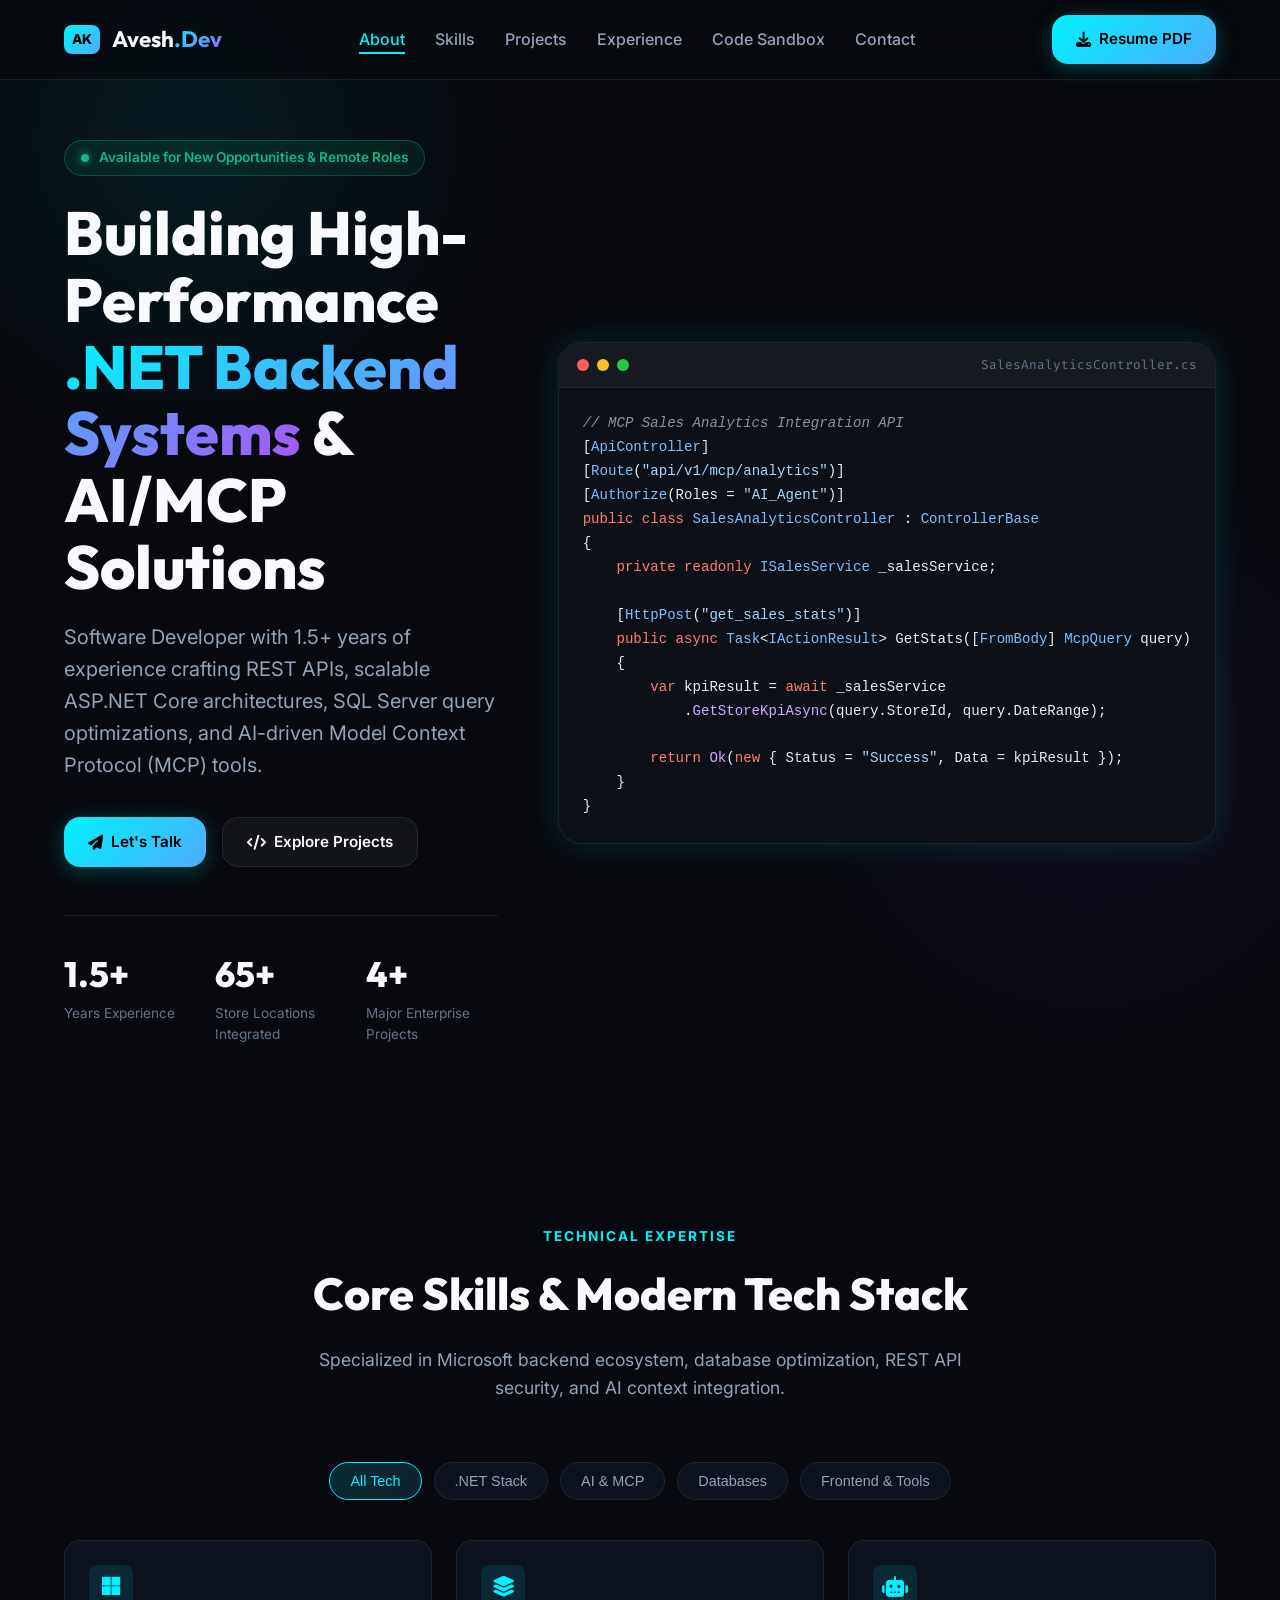
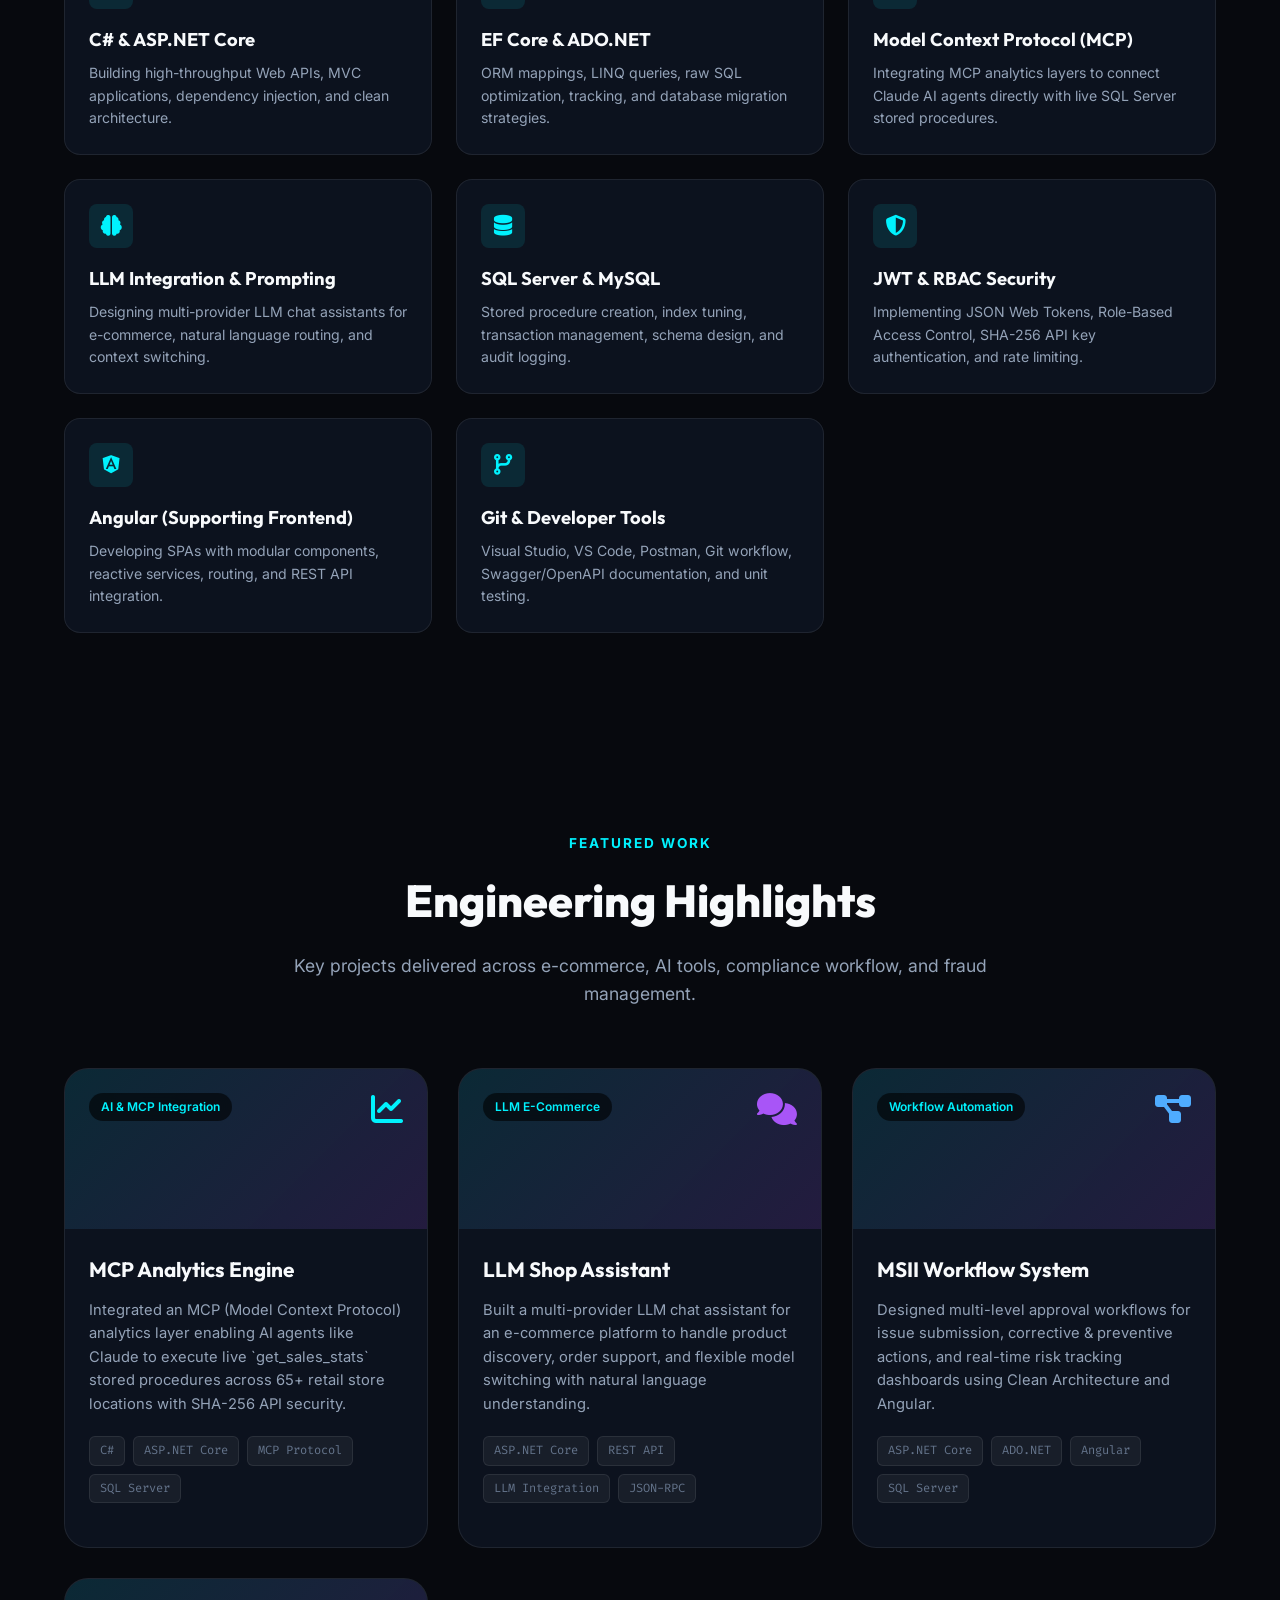
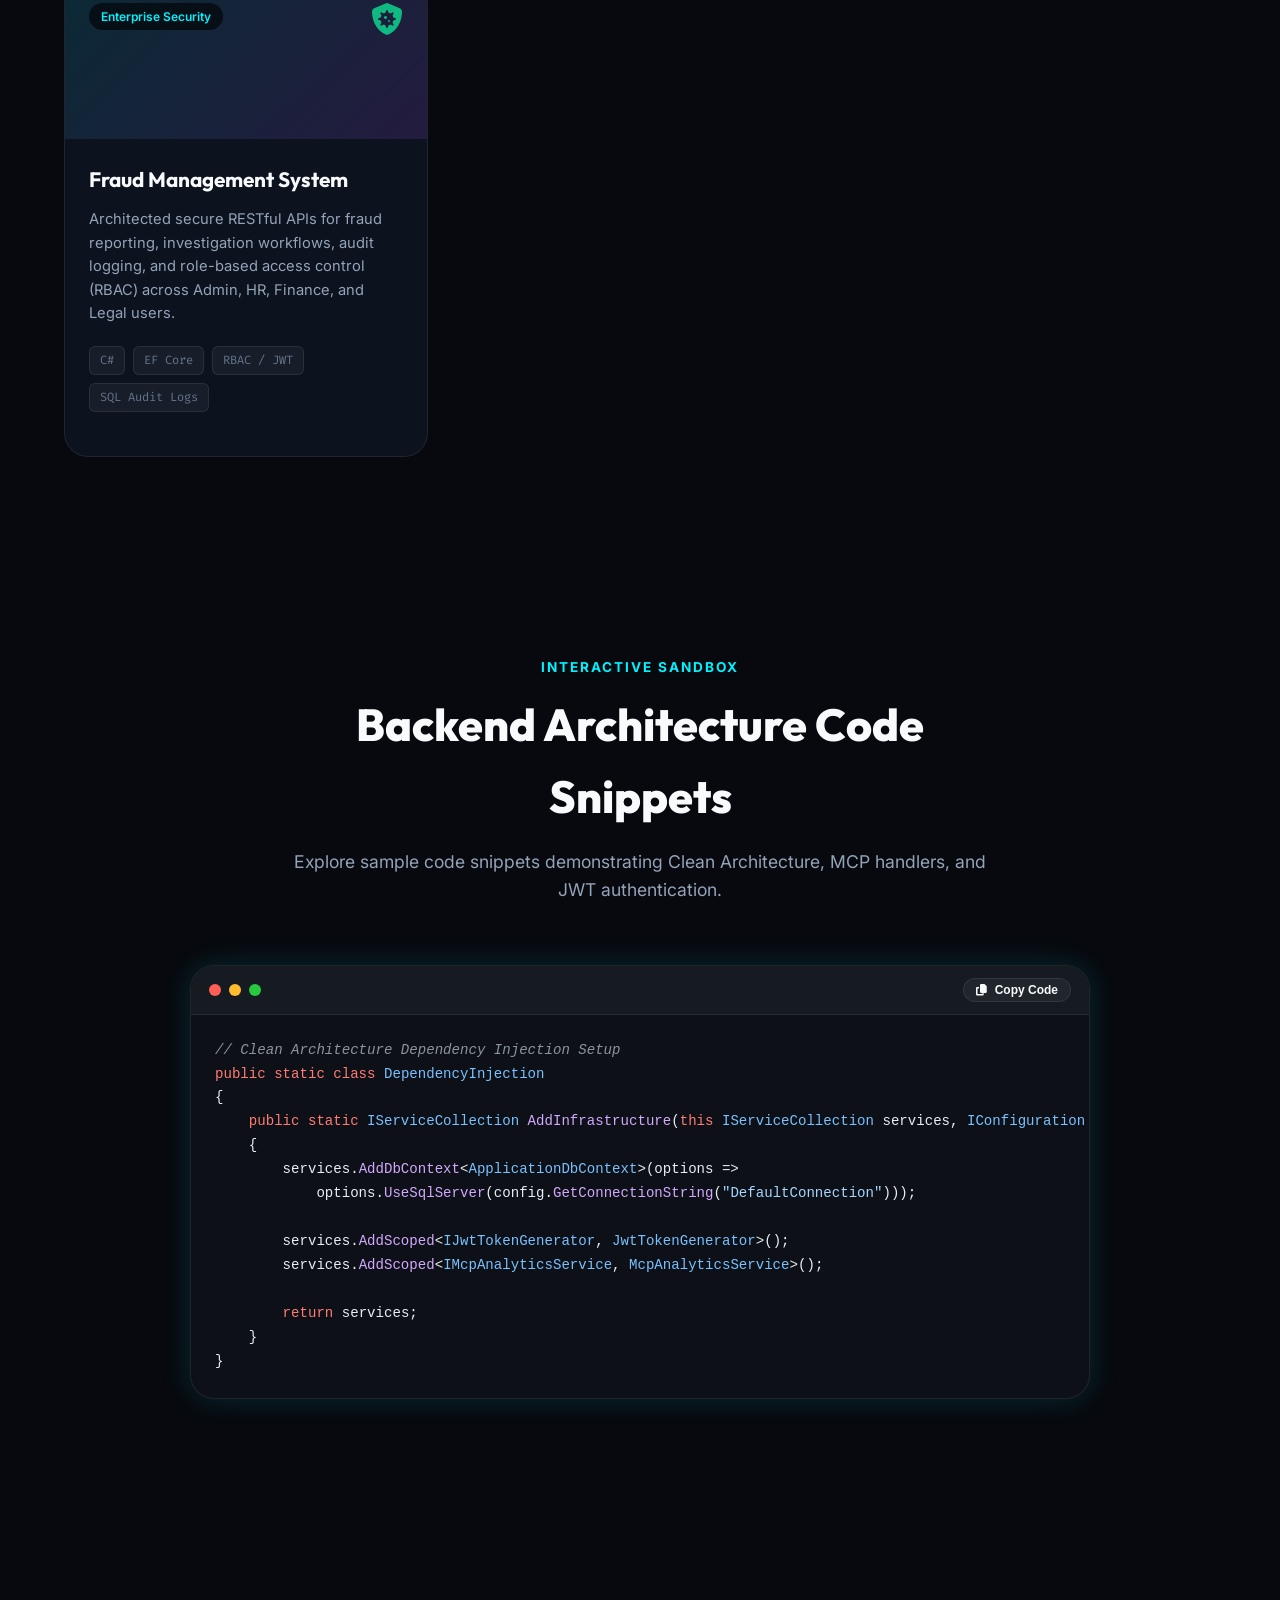
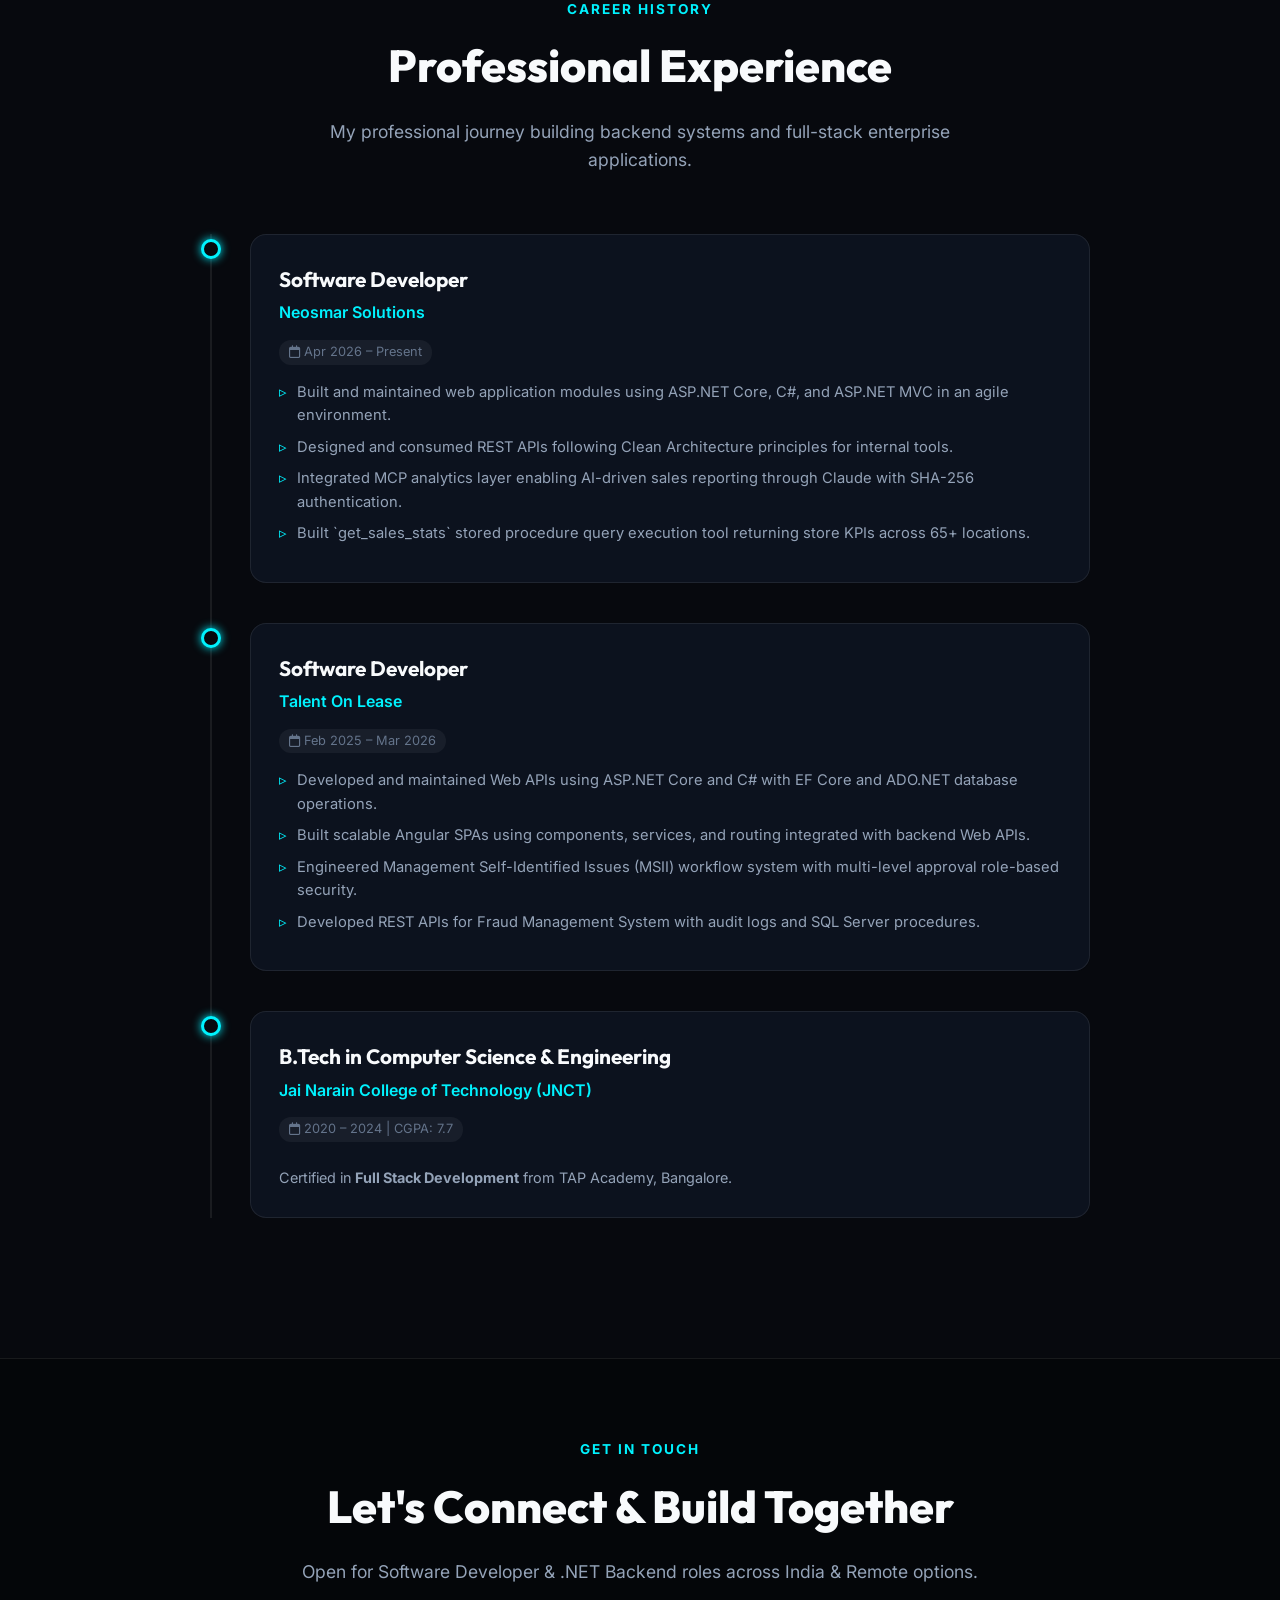
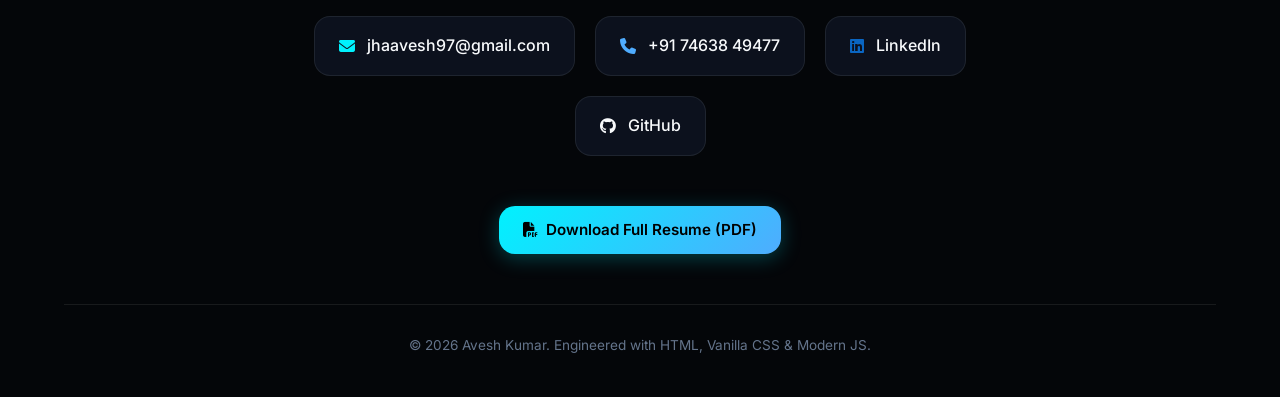
<file: index.html>
<!DOCTYPE html>
<html lang="en">
<head>
  <meta charset="UTF-8">
  <meta name="viewport" content="width=device-width, initial-scale=1.0">
  <meta name="description" content="Avesh Kumar - Software Developer & .NET / AI Context Protocol (MCP) Backend Specialist with 1.5+ years of experience in C#, ASP.NET Core, Entity Framework Core, SQL Server & Angular.">
  <meta name="author" content="Avesh Kumar">
  <title>Avesh Kumar | .NET & AI Backend Specialist</title>
  
  <link rel="stylesheet" href="style.css">
  <link rel="stylesheet" href="https://cdnjs.cloudflare.com/ajax/libs/font-awesome/6.4.0/css/all.min.css">
</head>
<body>

  <!-- Navigation Bar -->
  <nav class="navbar">
    <a href="#" class="nav-brand">
      <span class="brand-badge">AK</span>
      <span class="brand-text">Avesh<span class="gradient-text">.Dev</span></span>
    </a>
    
    <ul class="nav-links">
      <li><a href="#about" class="nav-link active">About</a></li>
      <li><a href="#skills" class="nav-link">Skills</a></li>
      <li><a href="#projects" class="nav-link">Projects</a></li>
      <li><a href="#experience" class="nav-link">Experience</a></li>
      <li><a href="#terminal" class="nav-link">Code Sandbox</a></li>
      <li><a href="#contact" class="nav-link">Contact</a></li>
    </ul>

    <div class="nav-actions">
      <a href="avesh resume.pdf" download class="btn btn-primary btn-resume">
        <i class="fa-solid fa-download"></i> <span class="resume-text">Resume PDF</span>
      </a>
      <button class="mobile-toggle" id="mobileToggle" aria-label="Toggle Navigation Menu">
        <i class="fa-solid fa-bars"></i>
      </button>
    </div>
  </nav>

  <!-- Hero Section -->
  <section class="hero" id="about">
    <div class="hero-content">
      <div class="hero-status">
        <span class="status-dot"></span> Available for New Opportunities & Remote Roles
      </div>
      
      <h1 class="hero-title">
        Building High-Performance <span class="gradient-text">.NET Backend Systems</span> & AI/MCP Solutions
      </h1>
      
      <p class="hero-subtitle">
        Software Developer with 1.5+ years of experience crafting REST APIs, scalable ASP.NET Core architectures, SQL Server query optimizations, and AI-driven Model Context Protocol (MCP) tools.
      </p>
      
      <div class="hero-ctas">
        <a href="#contact" class="btn btn-primary">
          <i class="fa-solid fa-paper-plane"></i> Let's Talk
        </a>
        <a href="#projects" class="btn btn-glass">
          <i class="fa-solid fa-code"></i> Explore Projects
        </a>
      </div>
      
      <div class="hero-stats">
        <div class="stat-card">
          <div class="stat-num" data-target="1.5">1.5+</div>
          <div class="stat-label">Years Experience</div>
        </div>
        <div class="stat-card">
          <div class="stat-num" data-target="65">65+</div>
          <div class="stat-label">Store Locations Integrated</div>
        </div>
        <div class="stat-card">
          <div class="stat-num" data-target="4">4+</div>
          <div class="stat-label">Major Enterprise Projects</div>
        </div>
      </div>
    </div>

    <!-- Live Code Preview Card -->
    <div class="hero-graphic">
      <div class="hero-code-card">
        <div class="code-header">
          <div class="code-dots">
            <span class="code-dot dot-red"></span>
            <span class="code-dot dot-yellow"></span>
            <span class="code-dot dot-green"></span>
          </div>
          <div class="code-title">SalesAnalyticsController.cs</div>
        </div>
        <div class="code-body">
          <pre><code><span class="cm">// MCP Sales Analytics Integration API</span>
[<span class="type">ApiController</span>]
[<span class="type">Route</span>(<span class="str">"api/v1/mcp/analytics"</span>)]
[<span class="type">Authorize</span>(Roles = <span class="str">"AI_Agent"</span>)]
<span class="kw">public class</span> <span class="type">SalesAnalyticsController</span> : <span class="type">ControllerBase</span>
{
    <span class="kw">private readonly</span> <span class="type">ISalesService</span> _salesService;

    [<span class="type">HttpPost</span>(<span class="str">"get_sales_stats"</span>)]
    <span class="kw">public async</span> <span class="type">Task</span>&lt;<span class="type">IActionResult</span>&gt; GetStats([<span class="type">FromBody</span>] <span class="type">McpQuery</span> query)
    {
        <span class="kw">var</span> kpiResult = <span class="kw">await</span> _salesService
            .<span class="func">GetStoreKpiAsync</span>(query.StoreId, query.DateRange);
        
        <span class="kw">return</span> <span class="func">Ok</span>(<span class="kw">new</span> { Status = <span class="str">"Success"</span>, Data = kpiResult });
    }
}</code></pre>
        </div>
      </div>
    </div>
  </section>

  <!-- Technical Skills Section -->
  <section class="section" id="skills">
    <div class="section-header">
      <span class="section-tag">Technical Expertise</span>
      <h2 class="section-title">Core Skills & Modern Tech Stack</h2>
      <p class="section-desc">Specialized in Microsoft backend ecosystem, database optimization, REST API security, and AI context integration.</p>
    </div>

    <div class="skills-tabs">
      <button class="skill-tab active" data-filter="all">All Tech</button>
      <button class="skill-tab" data-filter="dotnet">.NET Stack</button>
      <button class="skill-tab" data-filter="ai">AI & MCP</button>
      <button class="skill-tab" data-filter="database">Databases</button>
      <button class="skill-tab" data-filter="frontend">Frontend & Tools</button>
    </div>

    <div class="skills-grid">
      <div class="skill-card" data-category="dotnet">
        <div class="skill-icon"><i class="fa-brands fa-microsoft"></i></div>
        <h3 class="skill-title">C# & ASP.NET Core</h3>
        <p class="skill-desc">Building high-throughput Web APIs, MVC applications, dependency injection, and clean architecture.</p>
      </div>

      <div class="skill-card" data-category="dotnet">
        <div class="skill-icon"><i class="fa-solid fa-layer-group"></i></div>
        <h3 class="skill-title">EF Core & ADO.NET</h3>
        <p class="skill-desc">ORM mappings, LINQ queries, raw SQL optimization, tracking, and database migration strategies.</p>
      </div>

      <div class="skill-card" data-category="ai">
        <div class="skill-icon"><i class="fa-solid fa-robot"></i></div>
        <h3 class="skill-title">Model Context Protocol (MCP)</h3>
        <p class="skill-desc">Integrating MCP analytics layers to connect Claude AI agents directly with live SQL Server stored procedures.</p>
      </div>

      <div class="skill-card" data-category="ai">
        <div class="skill-icon"><i class="fa-solid fa-brain"></i></div>
        <h3 class="skill-title">LLM Integration & Prompting</h3>
        <p class="skill-desc">Designing multi-provider LLM chat assistants for e-commerce, natural language routing, and context switching.</p>
      </div>

      <div class="skill-card" data-category="database">
        <div class="skill-icon"><i class="fa-solid fa-database"></i></div>
        <h3 class="skill-title">SQL Server & MySQL</h3>
        <p class="skill-desc">Stored procedure creation, index tuning, transaction management, schema design, and audit logging.</p>
      </div>

      <div class="skill-card" data-category="dotnet">
        <div class="skill-icon"><i class="fa-solid fa-shield-halved"></i></div>
        <h3 class="skill-title">JWT & RBAC Security</h3>
        <p class="skill-desc">Implementing JSON Web Tokens, Role-Based Access Control, SHA-256 API key authentication, and rate limiting.</p>
      </div>

      <div class="skill-card" data-category="frontend">
        <div class="skill-icon"><i class="fa-brands fa-angular"></i></div>
        <h3 class="skill-title">Angular (Supporting Frontend)</h3>
        <p class="skill-desc">Developing SPAs with modular components, reactive services, routing, and REST API integration.</p>
      </div>

      <div class="skill-card" data-category="frontend">
        <div class="skill-icon"><i class="fa-solid fa-code-branch"></i></div>
        <h3 class="skill-title">Git & Developer Tools</h3>
        <p class="skill-desc">Visual Studio, VS Code, Postman, Git workflow, Swagger/OpenAPI documentation, and unit testing.</p>
      </div>
    </div>
  </section>

  <!-- Projects Showcase Section -->
  <section class="section" id="projects">
    <div class="section-header">
      <span class="section-tag">Featured Work</span>
      <h2 class="section-title">Engineering Highlights</h2>
      <p class="section-desc">Key projects delivered across e-commerce, AI tools, compliance workflow, and fraud management.</p>
    </div>

    <div class="projects-grid">
      <!-- Project 1 -->
      <div class="project-card">
        <div class="project-header-bg">
          <span class="project-category">AI & MCP Integration</span>
          <i class="fa-solid fa-chart-line fa-2x" style="color: var(--primary-cyan);"></i>
        </div>
        <div class="project-content">
          <h3 class="project-title">MCP Analytics Engine</h3>
          <p class="project-desc">Integrated an MCP (Model Context Protocol) analytics layer enabling AI agents like Claude to execute live `get_sales_stats` stored procedures across 65+ retail store locations with SHA-256 API security.</p>
          <div class="project-tags">
            <span class="tag">C#</span>
            <span class="tag">ASP.NET Core</span>
            <span class="tag">MCP Protocol</span>
            <span class="tag">SQL Server</span>
          </div>
        </div>
      </div>

      <!-- Project 2 -->
      <div class="project-card">
        <div class="project-header-bg">
          <span class="project-category">LLM E-Commerce</span>
          <i class="fa-solid fa-comments fa-2x" style="color: var(--accent-purple);"></i>
        </div>
        <div class="project-content">
          <h3 class="project-title">LLM Shop Assistant</h3>
          <p class="project-desc">Built a multi-provider LLM chat assistant for an e-commerce platform to handle product discovery, order support, and flexible model switching with natural language understanding.</p>
          <div class="project-tags">
            <span class="tag">ASP.NET Core</span>
            <span class="tag">REST API</span>
            <span class="tag">LLM Integration</span>
            <span class="tag">JSON-RPC</span>
          </div>
        </div>
      </div>

      <!-- Project 3 -->
      <div class="project-card">
        <div class="project-header-bg">
          <span class="project-category">Workflow Automation</span>
          <i class="fa-solid fa-diagram-project fa-2x" style="color: var(--primary-blue);"></i>
        </div>
        <div class="project-content">
          <h3 class="project-title">MSII Workflow System</h3>
          <p class="project-desc">Designed multi-level approval workflows for issue submission, corrective & preventive actions, and real-time risk tracking dashboards using Clean Architecture and Angular.</p>
          <div class="project-tags">
            <span class="tag">ASP.NET Core</span>
            <span class="tag">ADO.NET</span>
            <span class="tag">Angular</span>
            <span class="tag">SQL Server</span>
          </div>
        </div>
      </div>

      <!-- Project 4 -->
      <div class="project-card">
        <div class="project-header-bg">
          <span class="project-category">Enterprise Security</span>
          <i class="fa-solid fa-shield-virus fa-2x" style="color: var(--accent-emerald);"></i>
        </div>
        <div class="project-content">
          <h3 class="project-title">Fraud Management System</h3>
          <p class="project-desc">Architected secure RESTful APIs for fraud reporting, investigation workflows, audit logging, and role-based access control (RBAC) across Admin, HR, Finance, and Legal users.</p>
          <div class="project-tags">
            <span class="tag">C#</span>
            <span class="tag">EF Core</span>
            <span class="tag">RBAC / JWT</span>
            <span class="tag">SQL Audit Logs</span>
          </div>
        </div>
      </div>
    </div>
  </section>

  <!-- Interactive Terminal Sandbox Section -->
  <section class="section" id="terminal">
    <div class="section-header">
      <span class="section-tag">Interactive Sandbox</span>
      <h2 class="section-title">Backend Architecture Code Snippets</h2>
      <p class="section-desc">Explore sample code snippets demonstrating Clean Architecture, MCP handlers, and JWT authentication.</p>
    </div>

    <div style="max-width: 900px; margin: 0 auto;" class="hero-code-card">
      <div class="code-header">
        <div class="code-dots">
          <span class="code-dot dot-red"></span>
          <span class="code-dot dot-yellow"></span>
          <span class="code-dot dot-green"></span>
        </div>
        <div style="display: flex; gap: 15px;">
          <button class="btn btn-glass" style="padding: 4px 12px; font-size: 0.75rem;" id="copyCodeBtn">
            <i class="fa-solid fa-copy"></i> Copy Code
          </button>
        </div>
      </div>
      <div class="code-body">
        <pre><code><span class="cm">// Clean Architecture Dependency Injection Setup</span>
<span class="kw">public static class</span> <span class="type">DependencyInjection</span>
{
    <span class="kw">public static</span> <span class="type">IServiceCollection</span> <span class="func">AddInfrastructure</span>(<span class="kw">this</span> <span class="type">IServiceCollection</span> services, <span class="type">IConfiguration</span> config)
    {
        services.<span class="func">AddDbContext</span>&lt;<span class="type">ApplicationDbContext</span>&gt;(options =&gt;
            options.<span class="func">UseSqlServer</span>(config.<span class="func">GetConnectionString</span>(<span class="str">"DefaultConnection"</span>)));

        services.<span class="func">AddScoped</span>&lt;<span class="type">IJwtTokenGenerator</span>, <span class="type">JwtTokenGenerator</span>&gt;();
        services.<span class="func">AddScoped</span>&lt;<span class="type">IMcpAnalyticsService</span>, <span class="type">McpAnalyticsService</span>&gt;();

        <span class="kw">return</span> services;
    }
}</code></pre>
      </div>
    </div>
  </section>

  <!-- Experience & Education Section -->
  <section class="section" id="experience">
    <div class="section-header">
      <span class="section-tag">Career History</span>
      <h2 class="section-title">Professional Experience</h2>
      <p class="section-desc">My professional journey building backend systems and full-stack enterprise applications.</p>
    </div>

    <div class="timeline">
      <!-- Neosmar Solutions -->
      <div class="timeline-item">
        <div class="timeline-dot"></div>
        <div class="timeline-card">
          <h3 class="role-title">Software Developer</h3>
          <div class="company-name">Neosmar Solutions</div>
          <span class="period"><i class="fa-regular fa-calendar"></i> Apr 2026 – Present</span>
          <ul class="timeline-list">
            <li>Built and maintained web application modules using ASP.NET Core, C#, and ASP.NET MVC in an agile environment.</li>
            <li>Designed and consumed REST APIs following Clean Architecture principles for internal tools.</li>
            <li>Integrated MCP analytics layer enabling AI-driven sales reporting through Claude with SHA-256 authentication.</li>
            <li>Built `get_sales_stats` stored procedure query execution tool returning store KPIs across 65+ locations.</li>
          </ul>
        </div>
      </div>

      <!-- Talent On Lease -->
      <div class="timeline-item">
        <div class="timeline-dot"></div>
        <div class="timeline-card">
          <h3 class="role-title">Software Developer</h3>
          <div class="company-name">Talent On Lease</div>
          <span class="period"><i class="fa-regular fa-calendar"></i> Feb 2025 – Mar 2026</span>
          <ul class="timeline-list">
            <li>Developed and maintained Web APIs using ASP.NET Core and C# with EF Core and ADO.NET database operations.</li>
            <li>Built scalable Angular SPAs using components, services, and routing integrated with backend Web APIs.</li>
            <li>Engineered Management Self-Identified Issues (MSII) workflow system with multi-level approval role-based security.</li>
            <li>Developed REST APIs for Fraud Management System with audit logs and SQL Server procedures.</li>
          </ul>
        </div>
      </div>

      <!-- Education & Certification -->
      <div class="timeline-item">
        <div class="timeline-dot"></div>
        <div class="timeline-card">
          <h3 class="role-title">B.Tech in Computer Science & Engineering</h3>
          <div class="company-name">Jai Narain College of Technology (JNCT)</div>
          <span class="period"><i class="fa-regular fa-calendar"></i> 2020 – 2024 | CGPA: 7.7</span>
          <p style="color: var(--text-muted); font-size: 0.9rem; margin-top: 8px;">
            Certified in <strong>Full Stack Development</strong> from TAP Academy, Bangalore.
          </p>
        </div>
      </div>
    </div>
  </section>

  <!-- Contact & Footer Section -->
  <footer class="footer" id="contact">
    <div class="footer-content">
      <span class="section-tag">Get In Touch</span>
      <h2 class="section-title">Let's Connect & Build Together</h2>
      <p class="section-desc">Open for Software Developer & .NET Backend roles across India & Remote options.</p>

      <div class="contact-cards">
        <a href="mailto:jhaavesh97@gmail.com" class="contact-card">
          <i class="fa-solid fa-envelope" style="color: var(--primary-cyan);"></i>
          <span>jhaavesh97@gmail.com</span>
        </a>
        <a href="tel:+917463849477" class="contact-card">
          <i class="fa-solid fa-phone" style="color: var(--primary-blue);"></i>
          <span>+91 74638 49477</span>
        </a>
        <a href="https://linkedin.com/in/avesh-kumar" target="_blank" class="contact-card">
          <i class="fa-brands fa-linkedin" style="color: #0a66c2;"></i>
          <span>LinkedIn</span>
        </a>
        <a href="https://github.com/Jhaavesh" target="_blank" class="contact-card">
          <i class="fa-brands fa-github"></i>
          <span>GitHub</span>
        </a>
      </div>

      <a href="avesh resume.pdf" download class="btn btn-primary" style="margin-top: 20px;">
        <i class="fa-solid fa-file-pdf"></i> Download Full Resume (PDF)
      </a>
    </div>

    <div class="footer-copy">
      &copy; 2026 Avesh Kumar. Engineered with HTML, Vanilla CSS & Modern JS.
    </div>
  </footer>

  <script src="script.js"></script>
</body>
</html>
</file>
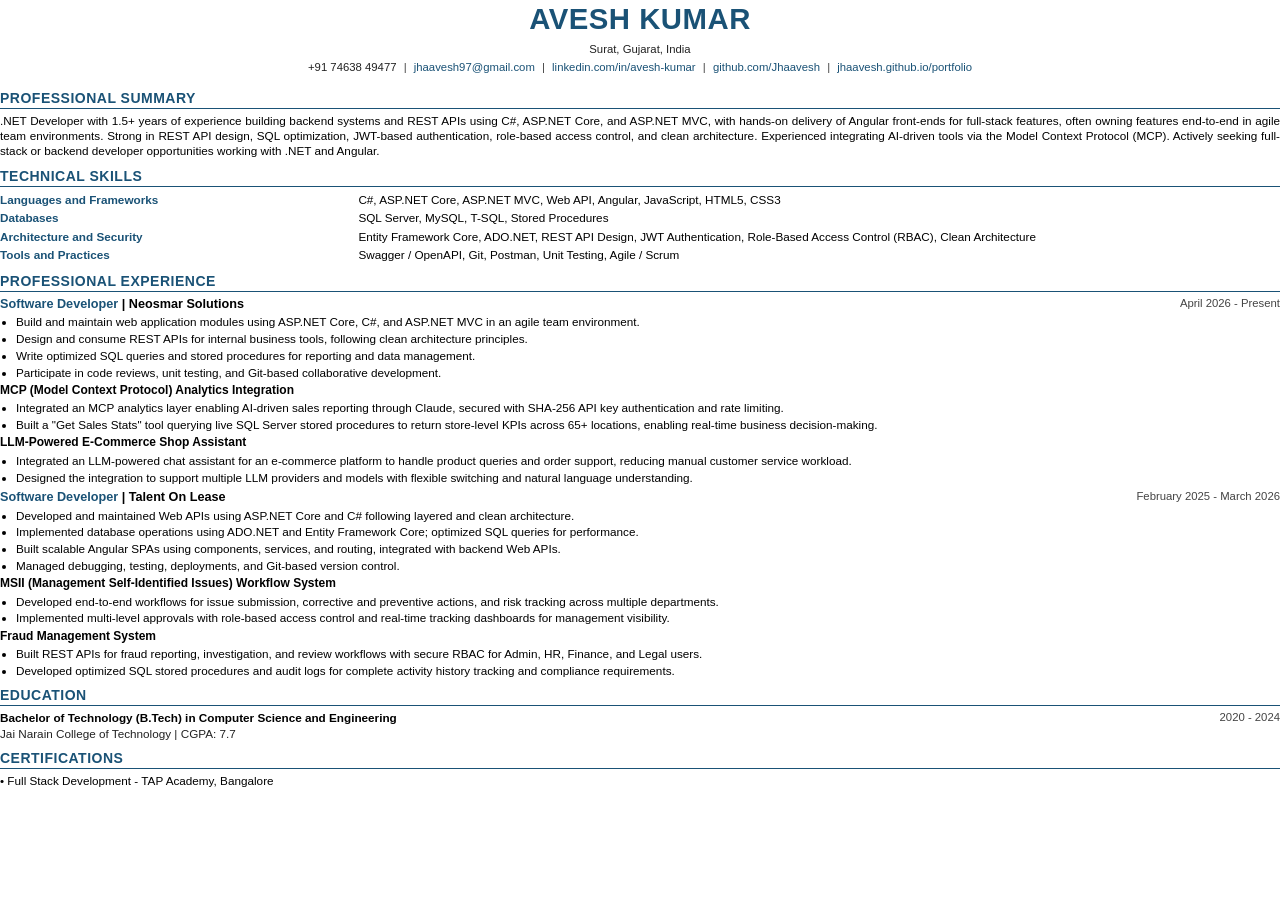
<file: resume.html>
<!DOCTYPE html>
<html lang="en">
<head>
  <meta charset="UTF-8">
  <title>Avesh Kumar Resume</title>
  <style>
    @page {
      size: A4;
      margin: 8mm 12mm 8mm 12mm;
    }
    * {
      box-sizing: border-box;
      margin: 0;
      padding: 0;
    }
    body {
      font-family: 'Segoe UI', Arial, sans-serif;
      color: #000;
      background: #fff;
      font-size: 8.8pt;
      line-height: 1.3;
    }
    .header {
      text-align: center;
      padding-bottom: 6px;
      margin-bottom: 8px;
    }
    .name {
      font-size: 22pt;
      font-weight: 700;
      color: #1a5276;
      letter-spacing: 0.5px;
      margin-bottom: 4px;
      text-transform: UPPERCASE;
    }
    .contact-info {
      font-size: 8.5pt;
      color: #222;
    }
    .contact-info a {
      color: #1a5276;
      text-decoration: none;
    }
    .contact-sep {
      margin: 0 4px;
      color: #444;
    }
    .location-line {
      margin-bottom: 3px;
    }
    .section {
      margin-bottom: 8px;
    }
    .section-title {
      font-size: 10.5pt;
      font-weight: 700;
      color: #1a5276;
      text-transform: UPPERCASE;
      border-bottom: 1.5px solid #1a5276;
      padding-bottom: 1px;
      margin-bottom: 4px;
      letter-spacing: 0.5px;
    }
    .summary-text {
      text-align: justify;
    }
    .skills-table {
      width: 100%;
      border-collapse: collapse;
    }
    .skills-table td {
      padding: 1.5px 0;
      vertical-align: top;
    }
    .skill-category {
      font-weight: 700;
      width: 28%;
      color: #1a5276;
    }
    .skill-list {
      width: 72%;
    }
    .job-header {
      display: flex;
      justify-content: space-between;
      font-weight: 700;
      font-size: 9.5pt;
      color: #000;
      margin-top: 4px;
      margin-bottom: 2px;
    }
    .job-title {
      font-weight: 700;
      color: #1a5276;
    }
    .company {
      font-weight: 700;
      color: #000;
    }
    .job-dates {
      color: #444;
      font-size: 8.5pt;
      font-weight: 400;
    }
    .project-title {
      font-weight: 700;
      color: #000;
      margin-top: 3px;
      margin-bottom: 2px;
      font-size: 9pt;
    }
    ul {
      margin-left: 16px;
      margin-bottom: 3px;
    }
    li {
      margin-bottom: 1.5px;
      text-align: justify;
    }
    .edu-item, .cert-item {
      margin-bottom: 2px;
    }
    .edu-degree {
      font-weight: 700;
    }
    .edu-inst {
      color: #222;
    }
  </style>
</head>
<body>

  <div class="header">
    <div class="name">AVESH KUMAR</div>
    <div class="contact-info">
      <div class="location-line">Surat, Gujarat, India</div>
      +91 74638 49477 <span class="contact-sep">|</span>
      <a href="mailto:jhaavesh97@gmail.com">jhaavesh97@gmail.com</a> <span class="contact-sep">|</span>
      <a href="https://linkedin.com/in/avesh-kumar" target="_blank">linkedin.com/in/avesh-kumar</a> <span class="contact-sep">|</span>
      <a href="https://github.com/Jhaavesh" target="_blank">github.com/Jhaavesh</a> <span class="contact-sep">|</span>
      <a href="https://jhaavesh.github.io/portfolio/" target="_blank">jhaavesh.github.io/portfolio</a>
    </div>
  </div>

  <div class="section">
    <div class="section-title">PROFESSIONAL SUMMARY</div>
    <p class="summary-text">
      .NET Developer with 1.5+ years of experience building backend systems and REST APIs using C#, ASP.NET Core, and ASP.NET MVC, with hands-on delivery of Angular front-ends for full-stack features, often owning features end-to-end in agile team environments. Strong in REST API design, SQL optimization, JWT-based authentication, role-based access control, and clean architecture. Experienced integrating AI-driven tools via the Model Context Protocol (MCP). Actively seeking full-stack or backend developer opportunities working with .NET and Angular.
    </p>
  </div>

  <div class="section">
    <div class="section-title">TECHNICAL SKILLS</div>
    <table class="skills-table">
      <tr>
        <td class="skill-category">Languages and Frameworks</td>
        <td class="skill-list">C#, ASP.NET Core, ASP.NET MVC, Web API, Angular, JavaScript, HTML5, CSS3</td>
      </tr>
      <tr>
        <td class="skill-category">Databases</td>
        <td class="skill-list">SQL Server, MySQL, T-SQL, Stored Procedures</td>
      </tr>
      <tr>
        <td class="skill-category">Architecture and Security</td>
        <td class="skill-list">Entity Framework Core, ADO.NET, REST API Design, JWT Authentication, Role-Based Access Control (RBAC), Clean Architecture</td>
      </tr>
      <tr>
        <td class="skill-category">Tools and Practices</td>
        <td class="skill-list">Swagger / OpenAPI, Git, Postman, Unit Testing, Agile / Scrum</td>
      </tr>
    </table>
  </div>

  <div class="section">
    <div class="section-title">PROFESSIONAL EXPERIENCE</div>
    
    <div>
      <div class="job-header">
        <div><span class="job-title">Software Developer</span> | <span class="company">Neosmar Solutions</span></div>
        <div class="job-dates">April 2026 - Present</div>
      </div>
      <ul>
        <li>Build and maintain web application modules using ASP.NET Core, C#, and ASP.NET MVC in an agile team environment.</li>
        <li>Design and consume REST APIs for internal business tools, following clean architecture principles.</li>
        <li>Write optimized SQL queries and stored procedures for reporting and data management.</li>
        <li>Participate in code reviews, unit testing, and Git-based collaborative development.</li>
      </ul>

      <div class="project-title">MCP (Model Context Protocol) Analytics Integration</div>
      <ul>
        <li>Integrated an MCP analytics layer enabling AI-driven sales reporting through Claude, secured with SHA-256 API key authentication and rate limiting.</li>
        <li>Built a "Get Sales Stats" tool querying live SQL Server stored procedures to return store-level KPIs across 65+ locations, enabling real-time business decision-making.</li>
      </ul>

      <div class="project-title">LLM-Powered E-Commerce Shop Assistant</div>
      <ul>
        <li>Integrated an LLM-powered chat assistant for an e-commerce platform to handle product queries and order support, reducing manual customer service workload.</li>
        <li>Designed the integration to support multiple LLM providers and models with flexible switching and natural language understanding.</li>
      </ul>
    </div>

    <div style="margin-top: 4px;">
      <div class="job-header">
        <div><span class="job-title">Software Developer</span> | <span class="company">Talent On Lease</span></div>
        <div class="job-dates">February 2025 - March 2026</div>
      </div>
      <ul>
        <li>Developed and maintained Web APIs using ASP.NET Core and C# following layered and clean architecture.</li>
        <li>Implemented database operations using ADO.NET and Entity Framework Core; optimized SQL queries for performance.</li>
        <li>Built scalable Angular SPAs using components, services, and routing, integrated with backend Web APIs.</li>
        <li>Managed debugging, testing, deployments, and Git-based version control.</li>
      </ul>

      <div class="project-title">MSII (Management Self-Identified Issues) Workflow System</div>
      <ul>
        <li>Developed end-to-end workflows for issue submission, corrective and preventive actions, and risk tracking across multiple departments.</li>
        <li>Implemented multi-level approvals with role-based access control and real-time tracking dashboards for management visibility.</li>
      </ul>

      <div class="project-title">Fraud Management System</div>
      <ul>
        <li>Built REST APIs for fraud reporting, investigation, and review workflows with secure RBAC for Admin, HR, Finance, and Legal users.</li>
        <li>Developed optimized SQL stored procedures and audit logs for complete activity history tracking and compliance requirements.</li>
      </ul>
    </div>
  </div>

  <div class="section">
    <div class="section-title">EDUCATION</div>
    <div class="edu-item">
      <div style="display: flex; justify-content: space-between;">
        <span class="edu-degree">Bachelor of Technology (B.Tech) in Computer Science and Engineering</span>
        <span class="job-dates">2020 - 2024</span>
      </div>
      <div class="edu-inst">Jai Narain College of Technology | CGPA: 7.7</div>
    </div>
  </div>

  <div class="section">
    <div class="section-title">CERTIFICATIONS</div>
    <div class="cert-item">
      • Full Stack Development - TAP Academy, Bangalore
    </div>
  </div>

</body>
</html>
</file>
<file: style.css>
/* ==========================================================================
   AVESH KUMAR - PORTFOLIO DESIGN SYSTEM & CSS STYLESHEET
   ========================================================================== */

@import url('https://fonts.googleapis.com/css2?family=Fira+Code:wght@400;500;600&family=Inter:wght@300;400;500;600;700&family=Outfit:wght@400;500;600;700;800&display=swap');

:root {
  --bg-dark: #07090e;
  --bg-card: rgba(15, 22, 36, 0.75);
  --bg-card-hover: rgba(22, 32, 52, 0.85);
  --border-color: rgba(255, 255, 255, 0.08);
  --border-glow: rgba(0, 242, 254, 0.25);
  
  --primary-cyan: #00f2fe;
  --primary-blue: #4facfe;
  --accent-purple: #a855f7;
  --accent-emerald: #10b981;
  --text-main: #f8fafc;
  --text-muted: #94a3b8;
  --text-dim: #64748b;
  
  --font-heading: 'Outfit', sans-serif;
  --font-body: 'Inter', sans-serif;
  --font-code: 'Fira Code', monospace;
  
  --radius-sm: 8px;
  --radius-md: 16px;
  --radius-lg: 24px;
  
  --transition-fast: 0.2s cubic-bezier(0.4, 0, 0.2, 1);
  --transition-normal: 0.3s cubic-bezier(0.4, 0, 0.2, 1);
  --shadow-glow: 0 0 30px rgba(0, 242, 254, 0.15);
}

/* Base Styles */
* {
  margin: 0;
  padding: 0;
  box-sizing: border-box;
  scroll-behavior: smooth;
}

body {
  background-color: var(--bg-dark);
  color: var(--text-main);
  font-family: var(--font-body);
  line-height: 1.6;
  overflow-x: hidden;
  position: relative;
}

/* Radial Glow Backgrounds */
body::before {
  content: '';
  position: fixed;
  top: -20%;
  left: -10%;
  width: 50vw;
  height: 50vw;
  background: radial-gradient(circle, rgba(0, 242, 254, 0.08) 0%, rgba(0,0,0,0) 70%);
  z-index: -1;
  pointer-events: none;
}

body::after {
  content: '';
  position: fixed;
  bottom: -20%;
  right: -10%;
  width: 50vw;
  height: 50vw;
  background: radial-gradient(circle, rgba(168, 85, 247, 0.08) 0%, rgba(0,0,0,0) 70%);
  z-index: -1;
  pointer-events: none;
}

/* Typography Utility */
h1, h2, h3, h4, .brand-text {
  font-family: var(--font-heading);
}

.gradient-text {
  background: linear-gradient(135deg, var(--primary-cyan) 0%, var(--primary-blue) 50%, var(--accent-purple) 100%);
  -webkit-background-clip: text;
  -webkit-text-fill-color: transparent;
}

/* Header & Navbar */
.navbar {
  position: fixed;
  top: 0;
  left: 0;
  right: 0;
  height: 80px;
  display: flex;
  justify-content: space-between;
  align-items: center;
  padding: 0 5%;
  background: rgba(7, 9, 14, 0.7);
  backdrop-filter: blur(20px);
  border-bottom: 1px solid var(--border-color);
  z-index: 1000;
}

.nav-brand {
  display: flex;
  align-items: center;
  gap: 12px;
  text-decoration: none;
  font-size: 1.4rem;
  font-weight: 700;
  color: var(--text-main);
}

.brand-badge {
  background: linear-gradient(135deg, var(--primary-cyan), var(--primary-blue));
  color: #000;
  font-weight: 800;
  padding: 4px 8px;
  border-radius: var(--radius-sm);
  font-size: 0.85rem;
}

.nav-links {
  display: flex;
  gap: 30px;
  list-style: none;
}

.nav-link {
  color: var(--text-muted);
  text-decoration: none;
  font-weight: 500;
  transition: var(--transition-fast);
  position: relative;
  padding: 5px 0;
}

.nav-link:hover, .nav-link.active {
  color: var(--primary-cyan);
}

.nav-link::after {
  content: '';
  position: absolute;
  bottom: 0;
  left: 0;
  width: 0;
  height: 2px;
  background: var(--primary-cyan);
  transition: var(--transition-fast);
}

.nav-link:hover::after, .nav-link.active::after {
  width: 100%;
}

.nav-actions {
  display: flex;
  align-items: center;
  gap: 15px;
}

/* Buttons */
.btn {
  display: inline-flex;
  align-items: center;
  gap: 8px;
  padding: 12px 24px;
  border-radius: var(--radius-md);
  font-weight: 600;
  text-decoration: none;
  cursor: pointer;
  transition: var(--transition-normal);
  border: none;
  font-size: 0.95rem;
}

.btn-primary {
  background: linear-gradient(135deg, var(--primary-cyan), var(--primary-blue));
  color: #000;
  box-shadow: 0 4px 20px rgba(0, 242, 254, 0.25);
}

.btn-primary:hover {
  transform: translateY(-2px);
  box-shadow: 0 6px 30px rgba(0, 242, 254, 0.4);
}

.btn-glass {
  background: rgba(255, 255, 255, 0.05);
  color: var(--text-main);
  border: 1px solid var(--border-color);
  backdrop-filter: blur(10px);
}

.btn-glass:hover {
  background: rgba(255, 255, 255, 0.1);
  border-color: var(--primary-cyan);
  transform: translateY(-2px);
}

/* Hero Section */
.hero {
  min-height: 100vh;
  padding: 140px 5% 80px;
  display: grid;
  grid-template-columns: 1.2fr 0.8fr;
  align-items: center;
  gap: 60px;
  max-width: 1400px;
  margin: 0 auto;
}

.hero-status {
  display: inline-flex;
  align-items: center;
  gap: 10px;
  padding: 6px 16px;
  background: rgba(16, 185, 129, 0.1);
  border: 1px solid rgba(10, 185, 129, 0.3);
  border-radius: 30px;
  color: var(--accent-emerald);
  font-size: 0.85rem;
  font-weight: 600;
  margin-bottom: 24px;
}

.status-dot {
  width: 8px;
  height: 8px;
  background-color: var(--accent-emerald);
  border-radius: 50%;
  box-shadow: 0 0 10px var(--accent-emerald);
  animation: pulse 2s infinite;
}

@keyframes pulse {
  0% { opacity: 1; transform: scale(1); }
  50% { opacity: 0.4; transform: scale(1.3); }
  100% { opacity: 1; transform: scale(1); }
}

.hero-title {
  font-size: 3.8rem;
  line-height: 1.1;
  font-weight: 800;
  margin-bottom: 20px;
}

.hero-subtitle {
  font-size: 1.25rem;
  color: var(--text-muted);
  margin-bottom: 36px;
  max-width: 600px;
}

.hero-ctas {
  display: flex;
  gap: 16px;
  margin-bottom: 48px;

}

.hero-stats {
  display: grid;
  grid-template-columns: repeat(3, 1fr);
  gap: 20px;
  padding-top: 30px;
  border-top: 1px solid var(--border-color);
}

.stat-card {
  text-align: left;
}

.stat-num {
  font-size: 2.2rem;
  font-weight: 800;
  color: var(--text-main);
  font-family: var(--font-heading);
}

.stat-label {
  font-size: 0.85rem;
  color: var(--text-dim);
}

/* Hero Code Graphic Box */
.hero-graphic {
  position: relative;
}

.hero-code-card {
  background: #0d1117;
  border: 1px solid var(--border-color);
  border-radius: var(--radius-lg);
  overflow: hidden;
  box-shadow: var(--shadow-glow);
}

.code-header {
  background: #161b22;
  padding: 12px 18px;
  display: flex;
  justify-content: space-between;
  align-items: center;
  border-bottom: 1px solid var(--border-color);
}

.code-dots {
  display: flex;
  gap: 8px;
}

.code-dot {
  width: 12px;
  height: 12px;
  border-radius: 50%;
}
.dot-red { background-color: #ff5f56; }
.dot-yellow { background-color: #ffbd2e; }
.dot-green { background-color: #27c93f; }

.code-title {
  font-family: var(--font-code);
  font-size: 0.8rem;
  color: var(--text-dim);
}

.code-body {
  padding: 24px;
  font-family: var(--font-code);
  font-size: 0.88rem;
  color: #e6edf3;
  line-height: 1.7;
  overflow-x: auto;
}

.kw { color: #ff7b72; }
.type { color: #79c0ff; }
.str { color: #a5d6ff; }
.func { color: #d2a8ff; }
.cm { color: #8b949e; font-style: italic; }

/* Section Containers */
.section {
  padding: 100px 5%;
  max-width: 1400px;
  margin: 0 auto;
}

.section-header {
  text-align: center;
  max-width: 700px;
  margin: 0 auto 60px;
}

.section-tag {
  color: var(--primary-cyan);
  font-weight: 700;
  font-size: 0.85rem;
  letter-spacing: 2px;
  text-transform: uppercase;
  margin-bottom: 10px;
  display: block;
}

.section-title {
  font-size: 2.8rem;
  font-weight: 800;
  margin-bottom: 16px;
}

.section-desc {
  color: var(--text-muted);
  font-size: 1.1rem;
}

/* Skills Matrix */
.skills-tabs {
  display: flex;
  justify-content: center;
  gap: 12px;
  margin-bottom: 40px;
  flex-wrap: wrap;
}

.skill-tab {
  padding: 10px 20px;
  background: var(--bg-card);
  border: 1px solid var(--border-color);
  border-radius: 30px;
  color: var(--text-muted);
  font-size: 0.9rem;
  font-weight: 500;
  cursor: pointer;
  transition: var(--transition-fast);
}

.skill-tab.active, .skill-tab:hover {
  background: linear-gradient(135deg, rgba(0, 242, 254, 0.15), rgba(79, 172, 254, 0.15));
  border-color: var(--primary-cyan);
  color: var(--primary-cyan);
}

.skills-grid {
  display: grid;
  grid-template-columns: repeat(auto-fill, minmax(280px, 1fr));
  gap: 24px;
}

.skill-card {
  background: var(--bg-card);
  border: 1px solid var(--border-color);
  border-radius: var(--radius-md);
  padding: 24px;
  backdrop-filter: blur(16px);
  transition: var(--transition-normal);
}

.skill-card:hover {
  background: var(--bg-card-hover);
  border-color: var(--border-glow);
  transform: translateY(-4px);
  box-shadow: var(--shadow-glow);
}

.skill-icon {
  width: 44px;
  height: 44px;
  border-radius: var(--radius-sm);
  background: rgba(0, 242, 254, 0.1);
  color: var(--primary-cyan);
  display: flex;
  align-items: center;
  justify-content: center;
  font-size: 1.3rem;
  margin-bottom: 16px;
}

.skill-title {
  font-size: 1.15rem;
  font-weight: 700;
  margin-bottom: 8px;
}

.skill-desc {
  font-size: 0.88rem;
  color: var(--text-muted);
}

/* Projects Showcase */
.projects-grid {
  display: grid;
  grid-template-columns: repeat(auto-fill, minmax(340px, 1fr));
  gap: 30px;
}

.project-card {
  background: var(--bg-card);
  border: 1px solid var(--border-color);
  border-radius: var(--radius-lg);
  overflow: hidden;
  transition: var(--transition-normal);
  display: flex;
  flex-direction: column;
}

.project-card:hover {
  border-color: var(--border-glow);
  transform: translateY(-6px);
  box-shadow: var(--shadow-glow);
}

.project-header-bg {
  height: 160px;
  background: linear-gradient(135deg, rgba(0, 242, 254, 0.1), rgba(168, 85, 247, 0.15));
  padding: 24px;
  display: flex;
  justify-content: space-between;
  align-items: flex-start;
  position: relative;
}

.project-category {
  background: rgba(0, 0, 0, 0.6);
  backdrop-filter: blur(10px);
  padding: 4px 12px;
  border-radius: 20px;
  font-size: 0.75rem;
  color: var(--primary-cyan);
  font-weight: 600;
}

.project-content {
  padding: 24px;
  display: flex;
  flex-direction: column;
  flex-grow: 1;
}

.project-title {
  font-size: 1.3rem;
  font-weight: 700;
  margin-bottom: 12px;
}

.project-desc {
  color: var(--text-muted);
  font-size: 0.92rem;
  margin-bottom: 20px;
  flex-grow: 1;
}

.project-tags {
  display: flex;
  flex-wrap: wrap;
  gap: 8px;
  margin-bottom: 20px;
}

.tag {
  background: rgba(255, 255, 255, 0.05);
  border: 1px solid var(--border-color);
  padding: 4px 10px;
  border-radius: 6px;
  font-size: 0.75rem;
  color: var(--text-dim);
  font-family: var(--font-code);
}

/* Experience Timeline */
.timeline {
  position: relative;
  max-width: 900px;
  margin: 0 auto;
}

.timeline::before {
  content: '';
  position: absolute;
  left: 20px;
  top: 0;
  bottom: 0;
  width: 2px;
  background: var(--border-color);
}

.timeline-item {
  position: relative;
  padding-left: 60px;
  margin-bottom: 40px;
}

.timeline-dot {
  position: absolute;
  left: 11px;
  top: 5px;
  width: 20px;
  height: 20px;
  border-radius: 50%;
  background: var(--bg-dark);
  border: 3px solid var(--primary-cyan);
  box-shadow: 0 0 10px var(--primary-cyan);
}

.timeline-card {
  background: var(--bg-card);
  border: 1px solid var(--border-color);
  border-radius: var(--radius-md);
  padding: 28px;
  backdrop-filter: blur(16px);
}

.role-title {
  font-size: 1.3rem;
  font-weight: 700;
  margin-bottom: 4px;
}

.company-name {
  color: var(--primary-cyan);
  font-weight: 600;
  font-size: 1rem;
  margin-bottom: 12px;
}

.period {
  display: inline-block;
  font-size: 0.8rem;
  color: var(--text-dim);
  background: rgba(255, 255, 255, 0.05);
  padding: 2px 10px;
  border-radius: 12px;
  margin-bottom: 16px;
}

.timeline-list {
  list-style: none;
  color: var(--text-muted);
  font-size: 0.92rem;
}

.timeline-list li {
  position: relative;
  padding-left: 18px;
  margin-bottom: 8px;
}

.timeline-list li::before {
  content: '▹';
  position: absolute;
  left: 0;
  color: var(--primary-cyan);
}

/* Contact Footer */
.footer {
  background: #040609;
  border-top: 1px solid var(--border-color);
  padding: 80px 5% 40px;
  text-align: center;
}

.footer-content {
  max-width: 700px;
  margin: 0 auto 50px;
}

.contact-cards {
  display: flex;
  justify-content: center;
  gap: 20px;
  flex-wrap: wrap;
  margin: 30px 0;
}

.contact-card {
  background: var(--bg-card);
  border: 1px solid var(--border-color);
  padding: 16px 24px;
  border-radius: var(--radius-md);
  display: flex;
  align-items: center;
  gap: 12px;
  color: var(--text-main);
  text-decoration: none;
  font-weight: 500;
  transition: var(--transition-fast);
}

.contact-card:hover {
  border-color: var(--primary-cyan);
  color: var(--primary-cyan);
  transform: translateY(-2px);
}

.footer-copy {
  color: var(--text-dim);
  font-size: 0.85rem;
  border-top: 1px solid var(--border-color);
  padding-top: 30px;
}

/* Mobile Menu Toggle Button */
.mobile-toggle {
  display: none;
  background: rgba(255, 255, 255, 0.05);
  border: 1px solid var(--border-color);
  color: var(--text-main);
  padding: 8px 14px;
  border-radius: var(--radius-sm);
  font-size: 1.1rem;
  cursor: pointer;
  transition: var(--transition-fast);
}

.mobile-toggle:hover {
  border-color: var(--primary-cyan);
  color: var(--primary-cyan);
}

/* Responsive Media Queries */
@media (max-width: 992px) {
  .hero {
    grid-template-columns: 1fr;
    padding-top: 120px;
    text-align: center;
  }
  
  .hero-subtitle {
    margin: 0 auto 36px;
  }
  
  .hero-ctas {
    justify-content: center;
  }
  
  .hero-stats {
    justify-content: center;
  }
}

@media (max-width: 768px) {
  .mobile-toggle {
    display: flex;
    align-items: center;
    justify-content: center;
  }
  
  .nav-links {
    position: fixed;
    top: 80px;
    left: 0;
    right: 0;
    background: rgba(7, 9, 14, 0.96);
    backdrop-filter: blur(25px);
    flex-direction: column;
    padding: 24px 6%;
    gap: 16px;
    border-bottom: 1px solid var(--border-color);
    transform: translateY(-150%);
    transition: transform 0.3s cubic-bezier(0.4, 0, 0.2, 1);
    display: flex;
    box-shadow: 0 20px 40px rgba(0,0,0,0.8);
  }
  
  .nav-links.active {
    transform: translateY(0);
  }

  .nav-actions .btn-resume .resume-text {
    display: none;
  }
  .nav-actions .btn-resume {
    padding: 10px 14px;
    font-size: 0.88rem;
  }

  .hero {
    grid-template-columns: 1fr;
    padding-top: 110px;
    padding-bottom: 50px;
    gap: 40px;
    text-align: center;
  }
  
  .hero-title {
    font-size: 2.5rem;
  }

  .hero-subtitle {
    font-size: 1.05rem;
    margin: 0 auto 28px;
  }

  .hero-ctas {
    flex-direction: column;
    width: 100%;
    margin-bottom: 32px;
  }

  .hero-ctas .btn {
    width: 100%;
    justify-content: center;
  }

  .hero-stats {
    grid-template-columns: repeat(3, 1fr);
    gap: 12px;
    padding-top: 24px;
  }

  .stat-num {
    font-size: 1.6rem;
  }

  .stat-label {
    font-size: 0.75rem;
  }

  .section {
    padding: 60px 5%;
  }

  .section-header {
    margin-bottom: 36px;
  }

  .section-title {
    font-size: 2rem;
  }

  .section-desc {
    font-size: 0.95rem;
  }

  .projects-grid {
    grid-template-columns: 1fr;
  }

  .skills-grid {
    grid-template-columns: 1fr;
  }
}

@media (max-width: 480px) {
  .navbar {
    height: 70px;
    padding: 0 4%;
  }

  .nav-links {
    top: 70px;
  }

  .nav-brand {
    font-size: 1.2rem;
  }

  .hero {
    padding-top: 95px;
  }

  .hero-title {
    font-size: 1.95rem;
  }

  .hero-status {
    font-size: 0.78rem;
    padding: 5px 12px;
  }

  .hero-stats {
    grid-template-columns: 1fr;
    gap: 16px;
    text-align: center;
  }

  .stat-card {
    text-align: center;
  }

  .timeline {
    padding-left: 0;
  }

  .timeline::before {
    left: 10px;
  }

  .timeline-item {
    padding-left: 32px;
    margin-bottom: 28px;
  }

  .timeline-dot {
    left: 2px;
    width: 18px;
    height: 18px;
  }

  .timeline-card {
    padding: 18px;
  }

  .role-title {
    font-size: 1.1rem;
  }

  .contact-cards {
    flex-direction: column;
    width: 100%;
  }

  .contact-card {
    width: 100%;
    justify-content: center;
    padding: 12px 16px;
    word-break: break-all;
  }

  .code-body {
    padding: 14px;
    font-size: 0.78rem;
  }
}
</file>
